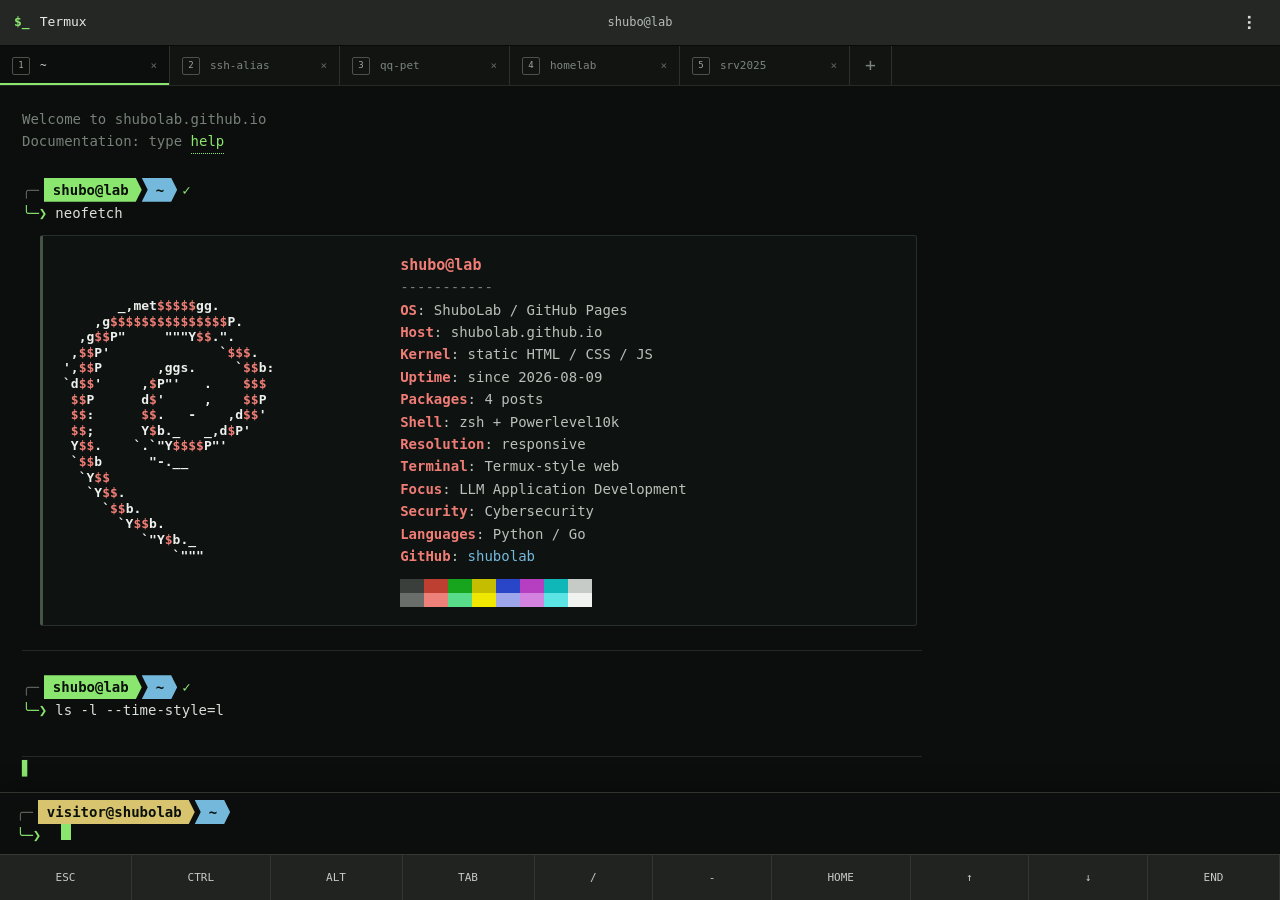
<file: index.html>
<!doctype html>
<html lang="zh-CN">
  <head>
    <meta charset="UTF-8" />
    <meta name="viewport" content="width=device-width, initial-scale=1.0" />
    <meta name="description" content="Shubo 的个人终端：LLM 应用开发、网络安全和真实的折腾记录。" />
    <meta name="theme-color" content="#101311" />
    <title>shubo@lab:~</title>
    <link rel="stylesheet" href="/styles.css" />
  </head>
  <body>
    <main class="termux-app">
      <header class="termux-header">
        <div class="termux-brand"><span aria-hidden="true">$_</span><strong>Termux</strong></div>
        <div class="termux-host">shubo@lab</div>
        <button class="termux-menu" type="button" aria-label="菜单">⋮</button>
      </header>

      <nav class="session-strip" aria-label="终端会话">
        <a class="session active" href="/"><span>1</span><strong>~</strong><i>×</i></a>
        <a class="session" href="/posts/ssh-alias-codex-routing/"><span>2</span><strong>ssh-alias</strong><i>×</i></a>
        <a class="session" href="/posts/qq-pet-codex/"><span>3</span><strong>qq-pet</strong><i>×</i></a>
        <a class="session" href="/posts/homelab-j1900/"><span>4</span><strong>homelab</strong><i>×</i></a>
        <a class="session" href="/posts/server-2025-wsl2-boot/"><span>5</span><strong>srv2025</strong><i>×</i></a>
        <button class="new-session" type="button" title="全部文章" aria-label="查看全部文章">+</button>
      </nav>

      <div class="terminal-buffer" id="terminal-buffer">
        <div id="boot-transcript">
          <p class="system-line">Welcome to shubolab.github.io</p>
          <p class="system-line">Documentation: type <button class="inline-command" data-command="help">help</button></p>

          <div class="terminal-entry neofetch-entry">
            <div class="p10k-prompt">
              <div class="p10k-context"><span class="prompt-rail">╭─</span><span class="prompt-segment host">shubo@lab</span><span class="prompt-segment path">~</span><span class="prompt-ok">✓</span></div>
              <div class="p10k-command"><span>╰─❯</span><code>neofetch</code></div>
            </div>
            <div class="output neofetch-output">
              <pre class="ascii-logo" aria-hidden="true">       _,met<span>$$$$$</span>gg.
    ,g<span>$$$$$$$$$$$$$$$</span>P.
  ,g<span>$$</span>P"     """Y<span>$$</span>.".
 ,<span>$$</span>P'              `<span>$$$</span>.
',<span>$$</span>P       ,ggs.     `<span>$$</span>b:
`d<span>$$</span>'     ,<span>$</span>P"'   .    <span>$$$</span>
 <span>$$</span>P      d<span>$</span>'     ,    <span>$$</span>P
 <span>$$</span>:      <span>$$</span>.   -    ,d<span>$$</span>'
 <span>$$</span>;      Y<span>$</span>b._   _,d<span>$</span>P'
 Y<span>$$</span>.    `.`"Y<span>$$$$</span>P"'
 `<span>$$</span>b      "-.__
  `Y<span>$$</span>
   `Y<span>$$</span>.
     `<span>$$</span>b.
       `Y<span>$$</span>b.
          `"Y<span>$</span>b._
              `"""</pre>
              <div class="fetch-info">
                <h1>shubo@lab</h1>
                <p class="fetch-rule">-----------</p>
                <p><b>OS</b>: ShuboLab / GitHub Pages</p>
                <p><b>Host</b>: shubolab.github.io</p>
                <p><b>Kernel</b>: static HTML / CSS / JS</p>
                <p><b>Uptime</b>: since 2026-08-09</p>
                <p><b>Packages</b>: 4 posts</p>
                <p><b>Shell</b>: zsh + Powerlevel10k</p>
                <p><b>Resolution</b>: responsive</p>
                <p><b>Terminal</b>: Termux-style web</p>
                <p><b>Focus</b>: LLM Application Development</p>
                <p><b>Security</b>: Cybersecurity</p>
                <p><b>Languages</b>: Python / Go</p>
                <p><b>GitHub</b>: <a href="https://github.com/shubolab" target="_blank" rel="noreferrer">shubolab</a></p>
                <div class="fetch-colors" aria-label="主题颜色"><i></i><i></i><i></i><i></i><i></i><i></i><i></i><i></i><i></i><i></i><i></i><i></i><i></i><i></i><i></i><i></i></div>
              </div>
            </div>
          </div>

          <div class="terminal-entry" id="posts">
            <div class="p10k-prompt">
              <div class="p10k-context"><span class="prompt-rail">╭─</span><span class="prompt-segment host">shubo@lab</span><span class="prompt-segment path">~</span><span class="prompt-ok">✓</span></div>
              <div class="p10k-command"><span>╰─❯</span><code>ls -l --time-style=long-iso posts/</code></div>
            </div>
            <div class="output file-list" role="list">
              <div class="file-line file-head" aria-hidden="true"><span>MODE</span><span>DATE</span><span>NAME</span></div>
              <a class="file-line" role="listitem" href="/posts/homelab-j1900/"><span>-rw-r--r--</span><time datetime="2026-09-27">2026-09-27</time><strong>homelab-j1900.md</strong></a>
              <a class="file-line" role="listitem" href="/posts/server-2025-wsl2-boot/"><span>-rw-r--r--</span><time datetime="2026-09-27">2026-09-27</time><strong>server-2025-wsl2-boot.md</strong></a>
              <a class="file-line" role="listitem" href="/posts/ssh-alias-codex-routing/"><span>-rw-r--r--</span><time datetime="2026-08-09">2026-08-09</time><strong>ssh-alias-codex-routing.md</strong></a>
              <a class="file-line" role="listitem" href="/posts/qq-pet-codex/"><span>-rw-r--r--</span><time datetime="2026-08-09">2026-08-09</time><strong>qq-pet-codex.md</strong></a>
              <p>total 4</p>
            </div>
          </div>

          <div class="terminal-entry" id="profile">
            <div class="p10k-prompt">
              <div class="p10k-context"><span class="prompt-rail">╭─</span><span class="prompt-segment host">shubo@lab</span><span class="prompt-segment path">~</span><span class="prompt-ok">✓</span></div>
              <div class="p10k-command"><span>╰─❯</span><code>gh repo view shubolab/shubolab</code></div>
            </div>
            <div class="output gh-output">
              <p><strong>shubolab/shubolab</strong> <span>public</span></p>
              <p>Hi there, I'm Shubo.</p>
              <p>Currently working on:</p>
              <p>  • LLM Application Development</p>
              <p>  • Cybersecurity</p>
              <p>Recent languages: Python, Go</p>
              <a href="https://github.com/shubolab/shubolab" target="_blank" rel="noreferrer">View on GitHub: github.com/shubolab/shubolab</a>
            </div>
          </div>

          <div class="terminal-entry" id="contact">
            <div class="p10k-prompt">
              <div class="p10k-context"><span class="prompt-rail">╭─</span><span class="prompt-segment host">shubo@lab</span><span class="prompt-segment path">~</span><span class="prompt-ok">✓</span></div>
              <div class="p10k-command"><span>╰─❯</span><code>cat contact.txt</code></div>
            </div>
            <pre class="output contact-lines">EMAIL   <a href="mailto:wsb814183583@gmail.com">wsb814183583@gmail.com</a>
WECHAT  i814183583
GITHUB  <a href="https://github.com/shubolab" target="_blank" rel="noreferrer">github.com/shubolab</a></pre>
          </div>
        </div>

        <div id="cli-output" aria-live="polite"></div>

        <form id="cli-form" class="p10k-input" autocomplete="off">
          <div class="p10k-context"><span class="prompt-rail">╭─</span><span class="prompt-segment host visitor">visitor@shubolab</span><span class="prompt-segment path">~</span></div>
          <div class="p10k-command"><label for="cli-input">╰─❯</label><input id="cli-input" name="command" spellcheck="false" autocapitalize="off" aria-label="输入终端命令" /><span class="terminal-cursor" aria-hidden="true"></span></div>
        </form>
      </div>

      <div class="extra-keys" aria-label="Termux 扩展键">
        <button type="button" data-key-action="escape">ESC</button>
        <button type="button" data-key-action="control">CTRL</button>
        <button type="button" data-key-action="alt">ALT</button>
        <button type="button" data-key-action="tab">TAB</button>
        <button type="button" data-insert="/">/</button>
        <button type="button" data-insert="-">-</button>
        <button type="button" data-key-action="home">HOME</button>
        <button type="button" data-key-action="up">↑</button>
        <button type="button" data-key-action="down">↓</button>
        <button type="button" data-key-action="end">END</button>
      </div>
    </main>
    <script src="/script.js"></script>
  </body>
</html>
</file>
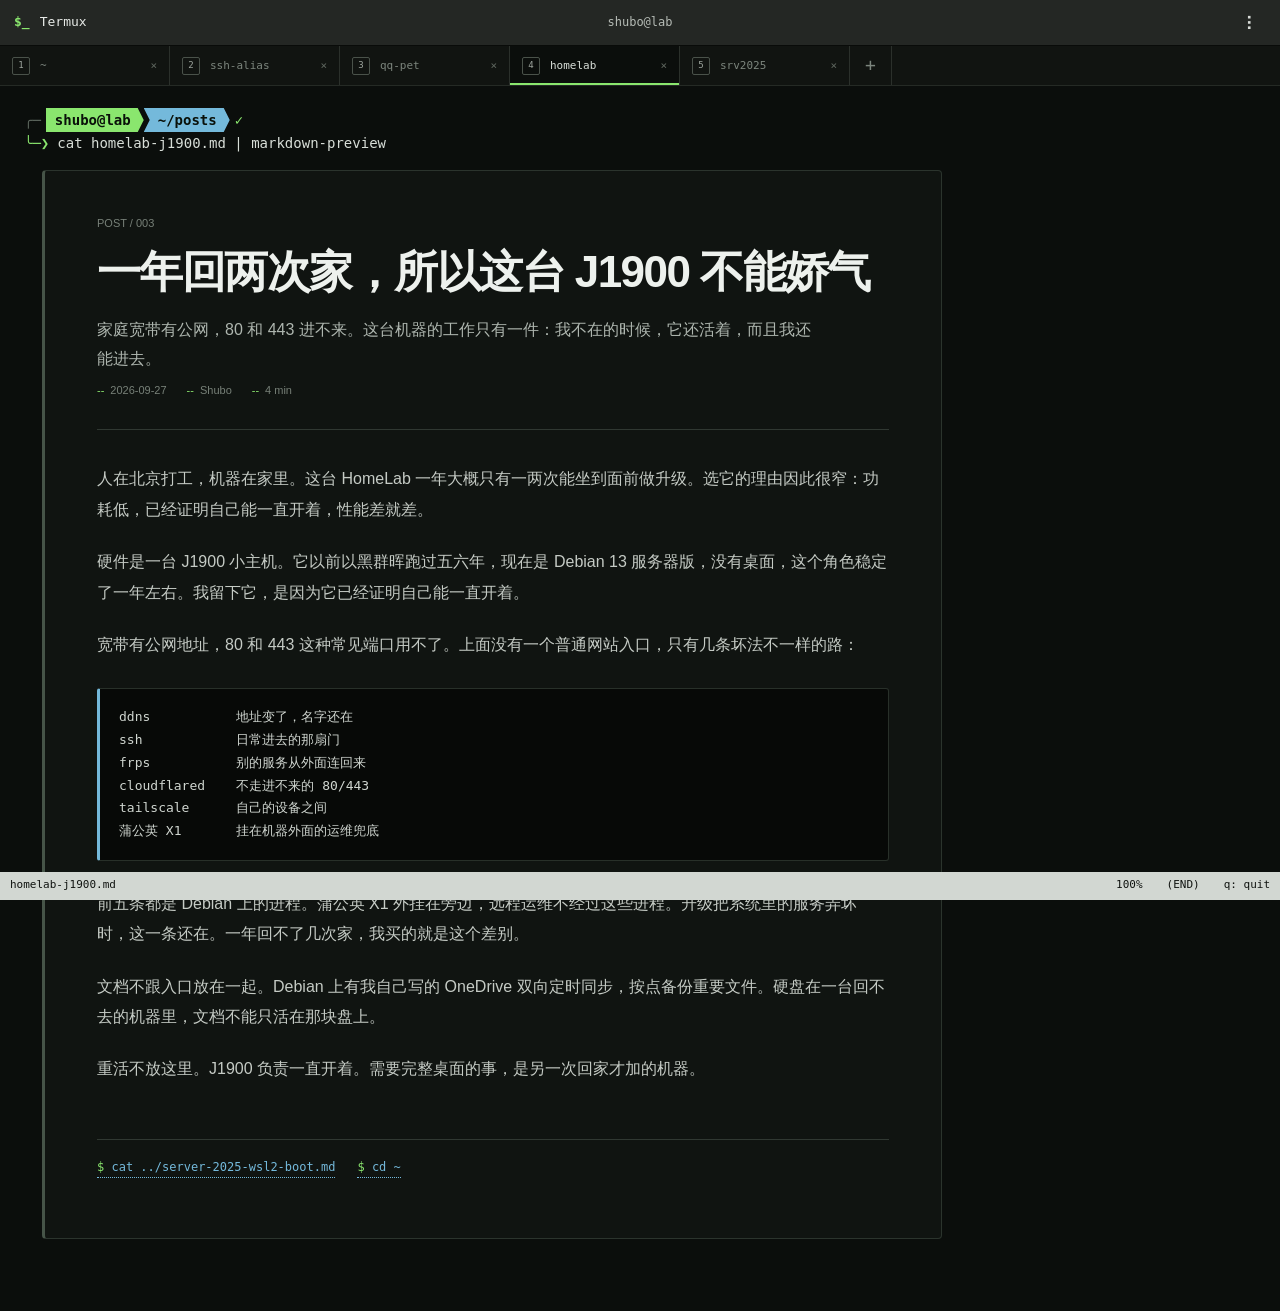
<file: posts/homelab-j1900/index.html>
<!doctype html>
<html lang="zh-CN">
  <head>
    <meta charset="UTF-8" />
    <meta name="viewport" content="width=device-width, initial-scale=1.0" />
    <meta name="description" content="一台很少能回家维护的 J1900：Debian 13 无桌面，公网进不了 80 和 443，入口按会不会一起坏来留。" />
    <meta name="theme-color" content="#080b09" />
    <title>一年回两次家，所以这台 J1900 不能娇气 — Shubo</title>
    <link rel="stylesheet" href="/styles.css" />
  </head>
  <body>
    <main class="terminal-window post-window">
      <header class="termux-header">
        <div class="termux-brand"><span aria-hidden="true">$_</span><strong>Termux</strong></div>
        <div class="termux-host">shubo@lab</div>
        <button class="termux-menu" type="button" aria-label="菜单">⋮</button>
      </header>
      <nav class="session-strip" aria-label="终端会话">
        <a class="session" href="/"><span>1</span><strong>~</strong><i>×</i></a>
        <a class="session" href="/posts/ssh-alias-codex-routing/"><span>2</span><strong>ssh-alias</strong><i>×</i></a>
        <a class="session" href="/posts/qq-pet-codex/"><span>3</span><strong>qq-pet</strong><i>×</i></a>
        <a class="session active" href="/posts/homelab-j1900/"><span>4</span><strong>homelab</strong><i>×</i></a>
        <a class="session" href="/posts/server-2025-wsl2-boot/"><span>5</span><strong>srv2025</strong><i>×</i></a>
        <a class="new-session" href="/#posts" title="全部文章" aria-label="查看全部文章">+</a>
      </nav>

      <div class="terminal-screen post-screen">
        <nav class="command-nav" aria-label="主导航">
          <span class="prompt">shubo@lab:~/posts$</span>
          <a href="/">cd ~</a>
          <a href="/#posts">ls ../posts/</a>
        </nav>

        <div class="p10k-prompt post-command">
          <div class="p10k-context"><span class="prompt-rail">╭─</span><span class="prompt-segment host">shubo@lab</span><span class="prompt-segment path">~/posts</span><span class="prompt-ok">✓</span></div>
          <div class="p10k-command"><span>╰─❯</span><code>cat homelab-j1900.md | markdown-preview</code></div>
        </div>

        <article class="markdown-preview">
          <header class="post-header">
            <div class="post-label">POST / 003</div>
            <h1>一年回两次家，所以这台 J1900 不能娇气</h1>
            <p class="post-deck">家庭宽带有公网，80 和 443 进不来。这台机器的工作只有一件：我不在的时候，它还活着，而且我还能进去。</p>
            <div class="post-meta"><span>2026-09-27</span><span>Shubo</span><span>4 min</span></div>
          </header>

          <div class="post-content">
            <p>人在北京打工，机器在家里。这台 HomeLab 一年大概只有一两次能坐到面前做升级。选它的理由因此很窄：功耗低，已经证明自己能一直开着，性能差就差。</p>

            <p>硬件是一台 J1900 小主机。它以前以黑群晖跑过五六年，现在是 Debian 13 服务器版，没有桌面，这个角色稳定了一年左右。我留下它，是因为它已经证明自己能一直开着。</p>

            <p>宽带有公网地址，80 和 443 这种常见端口用不了。上面没有一个普通网站入口，只有几条坏法不一样的路：</p>

            <pre>ddns           地址变了，名字还在
ssh            日常进去的那扇门
frps           别的服务从外面连回来
cloudflared    不走进不来的 80/443
tailscale      自己的设备之间
蒲公英 X1       挂在机器外面的运维兜底</pre>

            <p>前五条都是 Debian 上的进程。蒲公英 X1 外挂在旁边，远程运维不经过这些进程。升级把系统里的服务弄坏时，这一条还在。一年回不了几次家，我买的就是这个差别。</p>

            <p>文档不跟入口放在一起。Debian 上有我自己写的 OneDrive 双向定时同步，按点备份重要文件。硬盘在一台回不去的机器里，文档不能只活在那块盘上。</p>

            <p>重活不放这里。J1900 负责一直开着。需要完整桌面的事，是另一次回家才加的机器。</p>

            <div class="post-end">
              <a href="/posts/server-2025-wsl2-boot/">cat ../server-2025-wsl2-boot.md</a>
              <a href="/">cd ~</a>
            </div>
          </div>
        </article>
      </div>

      <footer class="terminal-footer"><span>homelab-j1900.md</span><span>100%</span><span>(END)</span><a href="/">q: quit</a></footer>
    </main>
    <script>
      const active = document.querySelector(".session.active");
      const strip = active?.parentElement;
      if (active && strip) {
        const right = active.offsetLeft + active.offsetWidth;
        const target = Math.min(active.offsetLeft, Math.max(0, right - strip.clientWidth + 12));
        strip.scrollTo({ left: target });
      }
    </script>
  </body>
</html>
</file>
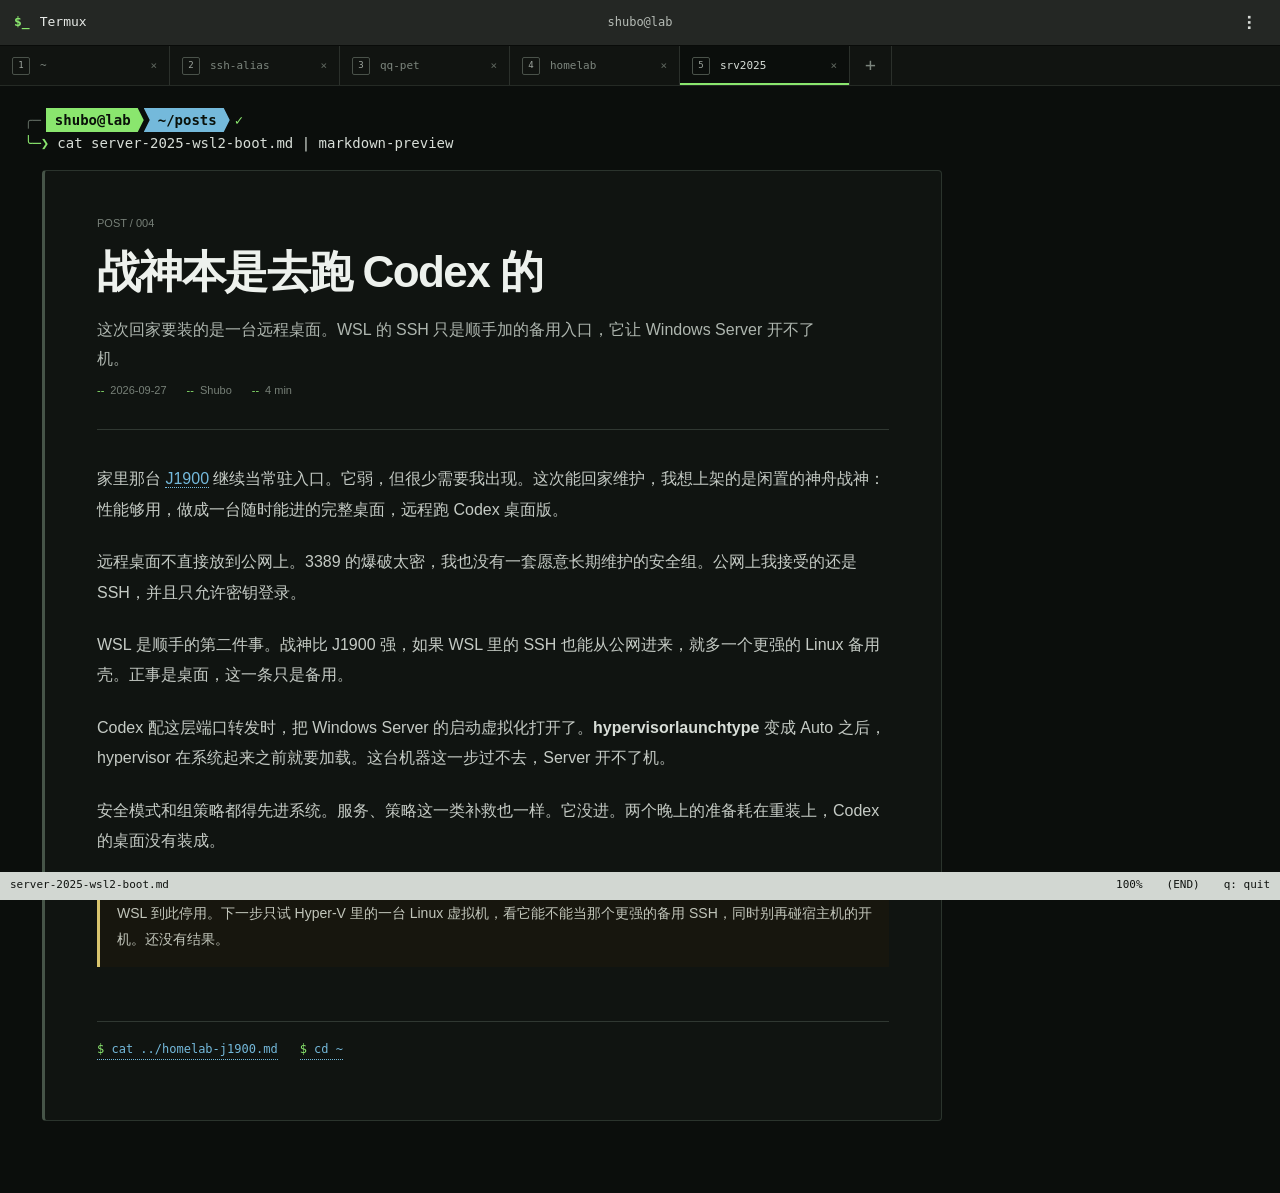
<file: posts/server-2025-wsl2-boot/index.html>
<!doctype html>
<html lang="zh-CN">
  <head>
    <meta charset="UTF-8" />
    <meta name="viewport" content="width=device-width, initial-scale=1.0" />
    <meta name="description" content="回家是为了把闲置的神舟战神做成 Codex 远程桌面。顺手暴露 WSL 的 SSH 时，端口转发让 Windows Server 开不了机。" />
    <meta name="theme-color" content="#080b09" />
    <title>战神本是去跑 Codex 的 — Shubo</title>
    <link rel="stylesheet" href="/styles.css" />
  </head>
  <body>
    <main class="terminal-window post-window">
      <header class="termux-header">
        <div class="termux-brand"><span aria-hidden="true">$_</span><strong>Termux</strong></div>
        <div class="termux-host">shubo@lab</div>
        <button class="termux-menu" type="button" aria-label="菜单">⋮</button>
      </header>
      <nav class="session-strip" aria-label="终端会话">
        <a class="session" href="/"><span>1</span><strong>~</strong><i>×</i></a>
        <a class="session" href="/posts/ssh-alias-codex-routing/"><span>2</span><strong>ssh-alias</strong><i>×</i></a>
        <a class="session" href="/posts/qq-pet-codex/"><span>3</span><strong>qq-pet</strong><i>×</i></a>
        <a class="session" href="/posts/homelab-j1900/"><span>4</span><strong>homelab</strong><i>×</i></a>
        <a class="session active" href="/posts/server-2025-wsl2-boot/"><span>5</span><strong>srv2025</strong><i>×</i></a>
        <a class="new-session" href="/#posts" title="全部文章" aria-label="查看全部文章">+</a>
      </nav>

      <div class="terminal-screen post-screen">
        <nav class="command-nav" aria-label="主导航">
          <span class="prompt">shubo@lab:~/posts$</span>
          <a href="/">cd ~</a>
          <a href="/#posts">ls ../posts/</a>
        </nav>

        <div class="p10k-prompt post-command">
          <div class="p10k-context"><span class="prompt-rail">╭─</span><span class="prompt-segment host">shubo@lab</span><span class="prompt-segment path">~/posts</span><span class="prompt-ok">✓</span></div>
          <div class="p10k-command"><span>╰─❯</span><code>cat server-2025-wsl2-boot.md | markdown-preview</code></div>
        </div>

        <article class="markdown-preview">
          <header class="post-header">
            <div class="post-label">POST / 004</div>
            <h1>战神本是去跑 Codex 的</h1>
            <p class="post-deck">这次回家要装的是一台远程桌面。WSL 的 SSH 只是顺手加的备用入口，它让 Windows Server 开不了机。</p>
            <div class="post-meta"><span>2026-09-27</span><span>Shubo</span><span>4 min</span></div>
          </header>

          <div class="post-content">
            <p>家里那台 <a href="/posts/homelab-j1900/">J1900</a> 继续当常驻入口。它弱，但很少需要我出现。这次能回家维护，我想上架的是闲置的神舟战神：性能够用，做成一台随时能进的完整桌面，远程跑 Codex 桌面版。</p>

            <p>远程桌面不直接放到公网上。3389 的爆破太密，我也没有一套愿意长期维护的安全组。公网上我接受的还是 SSH，并且只允许密钥登录。</p>

            <p>WSL 是顺手的第二件事。战神比 J1900 强，如果 WSL 里的 SSH 也能从公网进来，就多一个更强的 Linux 备用壳。正事是桌面，这一条只是备用。</p>

            <p>Codex 配这层端口转发时，把 Windows Server 的启动虚拟化打开了。<strong>hypervisorlaunchtype</strong> 变成 Auto 之后，hypervisor 在系统起来之前就要加载。这台机器这一步过不去，Server 开不了机。</p>

            <p>安全模式和组策略都得先进系统。服务、策略这一类补救也一样。它没进。两个晚上的准备耗在重装上，Codex 的桌面没有装成。</p>

            <div class="post-note">WSL 到此停用。下一步只试 Hyper-V 里的一台 Linux 虚拟机，看它能不能当那个更强的备用 SSH，同时别再碰宿主机的开机。还没有结果。</div>

            <div class="post-end">
              <a href="/posts/homelab-j1900/">cat ../homelab-j1900.md</a>
              <a href="/">cd ~</a>
            </div>
          </div>
        </article>
      </div>

      <footer class="terminal-footer"><span>server-2025-wsl2-boot.md</span><span>100%</span><span>(END)</span><a href="/">q: quit</a></footer>
    </main>
    <script>
      const active = document.querySelector(".session.active");
      const strip = active?.parentElement;
      if (active && strip) {
        const right = active.offsetLeft + active.offsetWidth;
        const target = Math.min(active.offsetLeft, Math.max(0, right - strip.clientWidth + 12));
        strip.scrollTo({ left: target });
      }
    </script>
  </body>
</html>
</file>
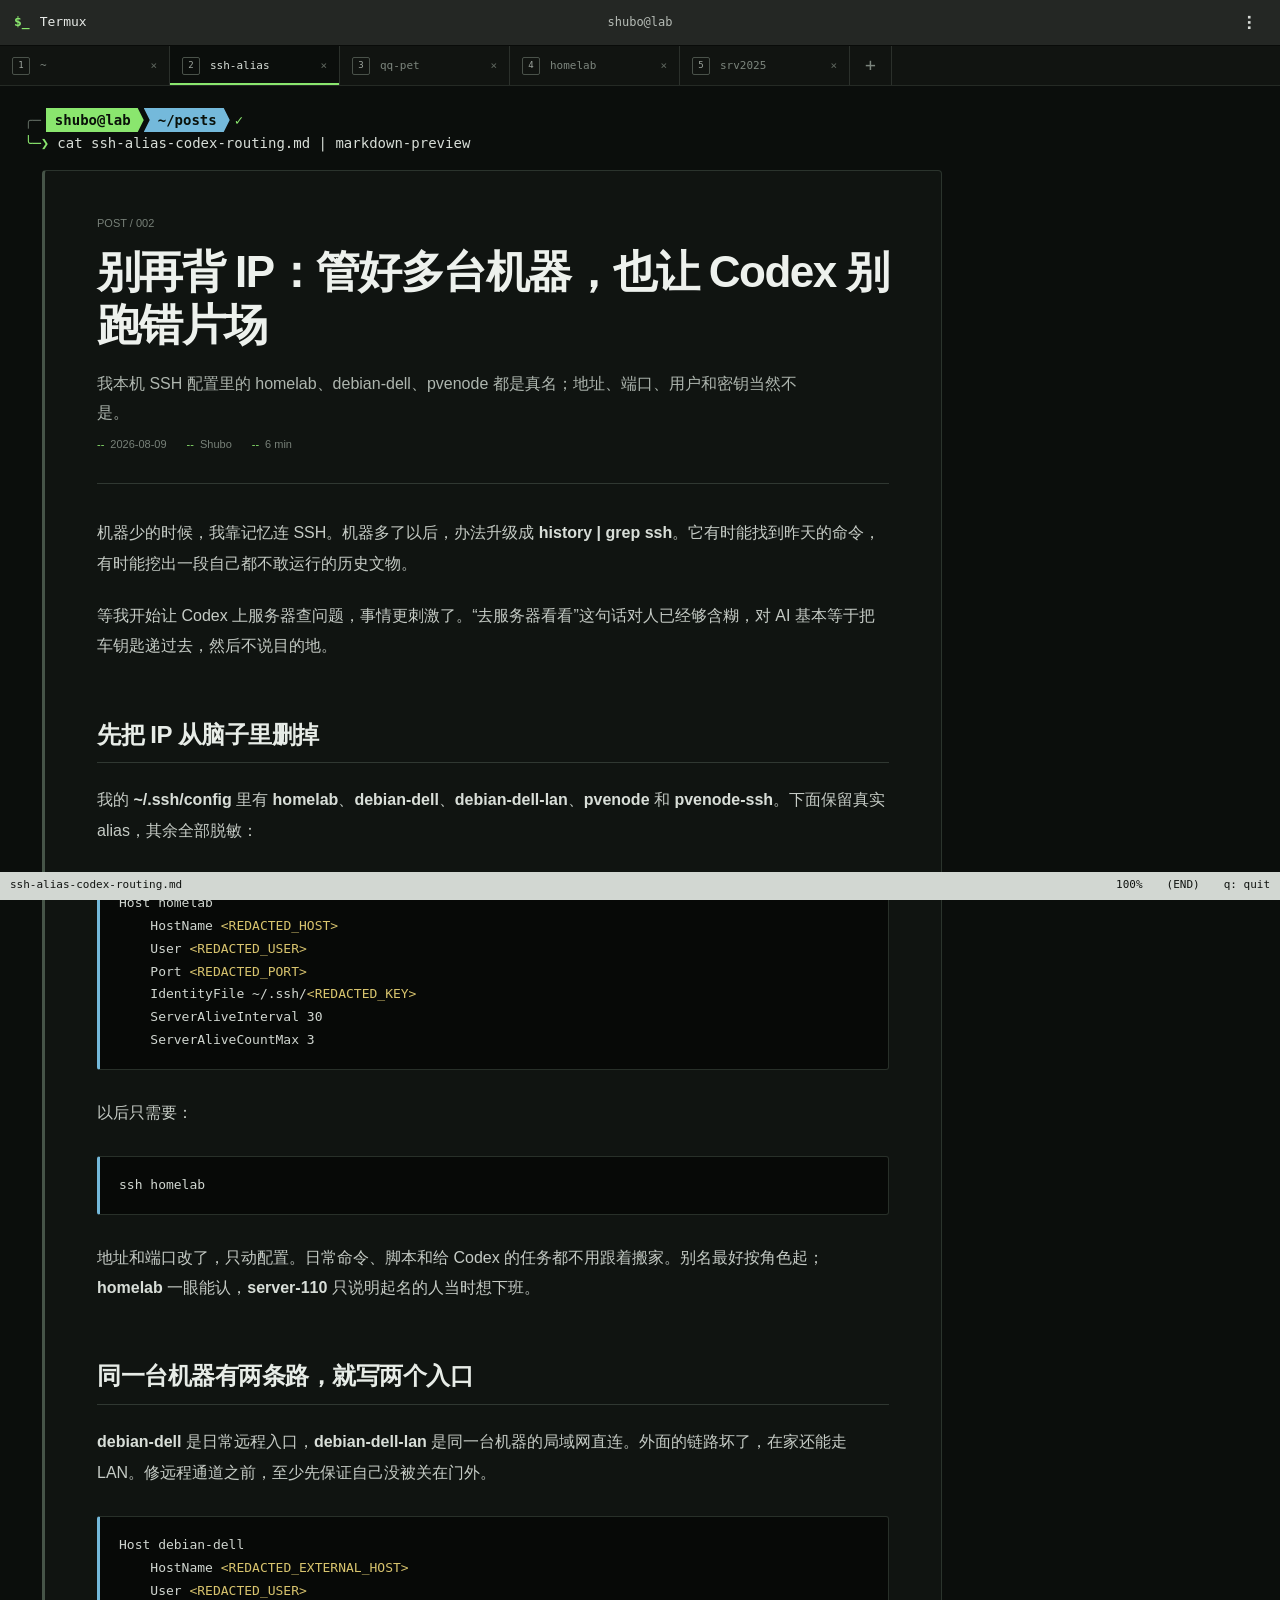
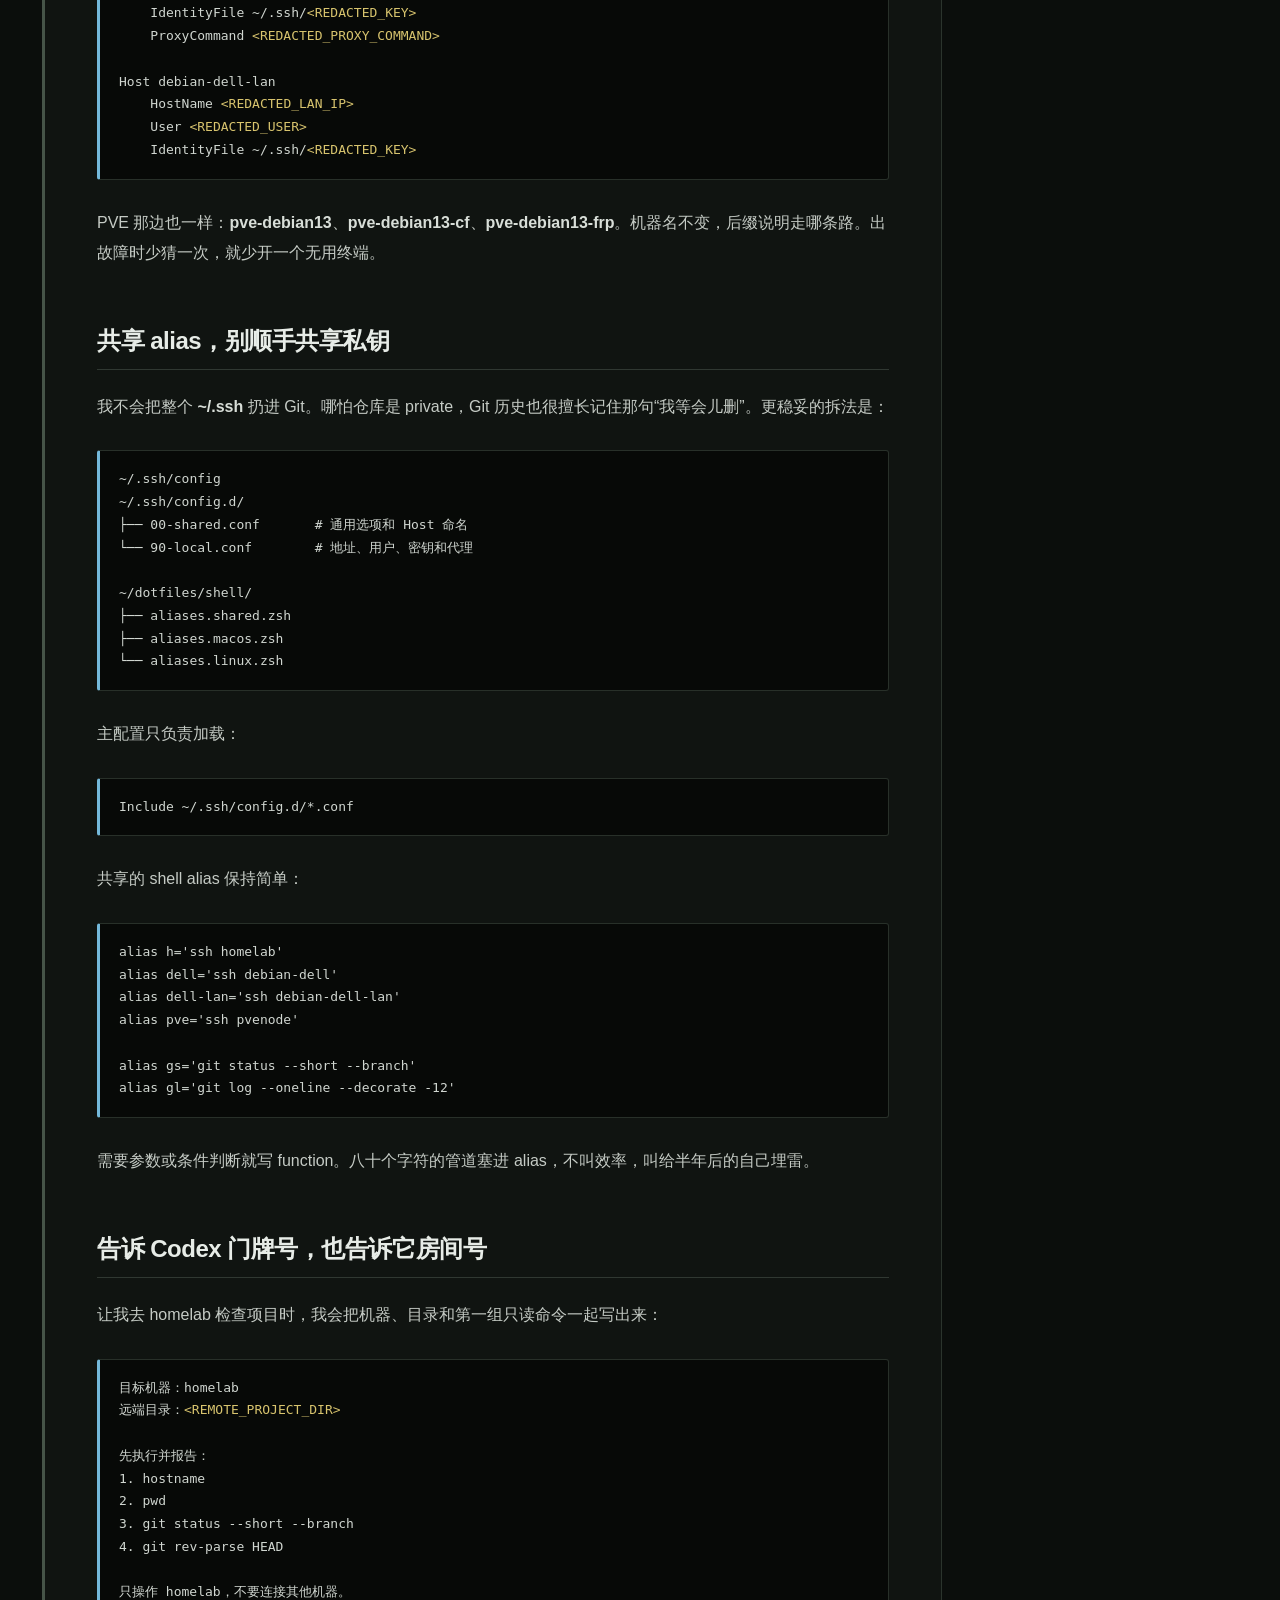
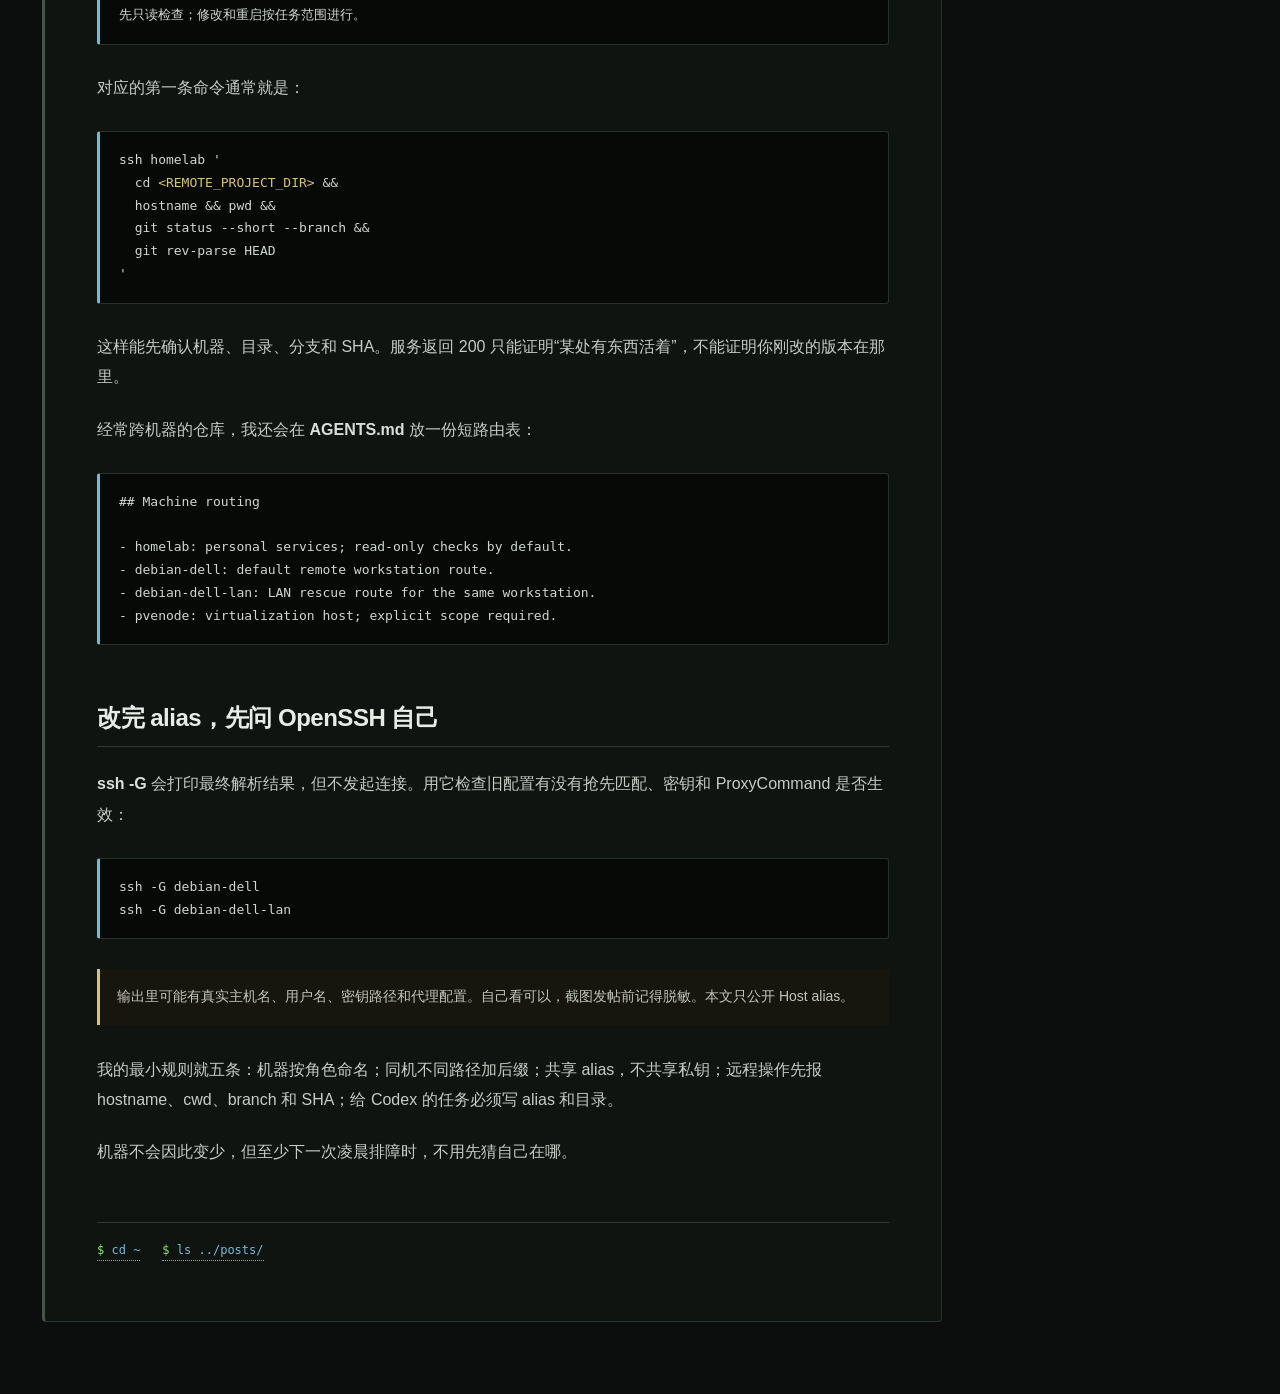
<file: posts/ssh-alias-codex-routing/index.html>
<!doctype html>
<html lang="zh-CN">
  <head>
    <meta charset="UTF-8" />
    <meta name="viewport" content="width=device-width, initial-scale=1.0" />
    <meta name="description" content="用 SSH Host alias、共享 shell 配置和明确的任务路由，让人和 Codex 都不会连错机器。" />
    <meta name="theme-color" content="#080b09" />
    <title>别再背 IP：用 SSH Alias 管好多台机器 — Shubo</title>
    <link rel="stylesheet" href="/styles.css" />
  </head>
  <body>
    <main class="terminal-window post-window">
      <header class="termux-header">
        <div class="termux-brand"><span aria-hidden="true">$_</span><strong>Termux</strong></div>
        <div class="termux-host">shubo@lab</div>
        <button class="termux-menu" type="button" aria-label="菜单">⋮</button>
      </header>
      <nav class="session-strip" aria-label="终端会话">
        <a class="session" href="/"><span>1</span><strong>~</strong><i>×</i></a>
        <a class="session active" href="/posts/ssh-alias-codex-routing/"><span>2</span><strong>ssh-alias</strong><i>×</i></a>
        <a class="session" href="/posts/qq-pet-codex/"><span>3</span><strong>qq-pet</strong><i>×</i></a>
        <a class="session" href="/posts/homelab-j1900/"><span>4</span><strong>homelab</strong><i>×</i></a>
        <a class="session" href="/posts/server-2025-wsl2-boot/"><span>5</span><strong>srv2025</strong><i>×</i></a>
        <a class="new-session" href="/#posts" title="全部文章" aria-label="查看全部文章">+</a>
      </nav>

      <div class="terminal-screen post-screen">
        <nav class="command-nav" aria-label="主导航">
          <span class="prompt">shubo@lab:~/posts$</span>
          <a href="/">cd ~</a>
          <a href="/#posts">ls ../posts/</a>
          <a href="https://github.com/shubolab" target="_blank" rel="noreferrer">git remote -v ↗</a>
        </nav>

        <div class="p10k-prompt post-command">
          <div class="p10k-context"><span class="prompt-rail">╭─</span><span class="prompt-segment host">shubo@lab</span><span class="prompt-segment path">~/posts</span><span class="prompt-ok">✓</span></div>
          <div class="p10k-command"><span>╰─❯</span><code>cat ssh-alias-codex-routing.md | markdown-preview</code></div>
        </div>

        <article class="markdown-preview">
          <header class="post-header">
            <div class="post-label">POST / 002</div>
            <h1>别再背 IP：管好多台机器，也让 Codex 别跑错片场</h1>
            <p class="post-deck">我本机 SSH 配置里的 homelab、debian-dell、pvenode 都是真名；地址、端口、用户和密钥当然不是。</p>
            <div class="post-meta"><span>2026-08-09</span><span>Shubo</span><span>6 min</span></div>
          </header>

          <div class="post-content">
            <p>机器少的时候，我靠记忆连 SSH。机器多了以后，办法升级成 <strong>history | grep ssh</strong>。它有时能找到昨天的命令，有时能挖出一段自己都不敢运行的历史文物。</p>

            <p>等我开始让 Codex 上服务器查问题，事情更刺激了。“去服务器看看”这句话对人已经够含糊，对 AI 基本等于把车钥匙递过去，然后不说目的地。</p>

            <h2>先把 IP 从脑子里删掉</h2>

            <p>我的 <strong>~/.ssh/config</strong> 里有 <strong>homelab</strong>、<strong>debian-dell</strong>、<strong>debian-dell-lan</strong>、<strong>pvenode</strong> 和 <strong>pvenode-ssh</strong>。下面保留真实 alias，其余全部脱敏：</p>

            <pre>Host homelab
    HostName <span class="redacted">&lt;REDACTED_HOST&gt;</span>
    User <span class="redacted">&lt;REDACTED_USER&gt;</span>
    Port <span class="redacted">&lt;REDACTED_PORT&gt;</span>
    IdentityFile ~/.ssh/<span class="redacted">&lt;REDACTED_KEY&gt;</span>
    ServerAliveInterval 30
    ServerAliveCountMax 3</pre>

            <p>以后只需要：</p>

            <pre>ssh homelab</pre>

            <p>地址和端口改了，只动配置。日常命令、脚本和给 Codex 的任务都不用跟着搬家。别名最好按角色起；<strong>homelab</strong> 一眼能认，<strong>server-110</strong> 只说明起名的人当时想下班。</p>

            <h2>同一台机器有两条路，就写两个入口</h2>

            <p><strong>debian-dell</strong> 是日常远程入口，<strong>debian-dell-lan</strong> 是同一台机器的局域网直连。外面的链路坏了，在家还能走 LAN。修远程通道之前，至少先保证自己没被关在门外。</p>

            <pre>Host debian-dell
    HostName <span class="redacted">&lt;REDACTED_EXTERNAL_HOST&gt;</span>
    User <span class="redacted">&lt;REDACTED_USER&gt;</span>
    IdentityFile ~/.ssh/<span class="redacted">&lt;REDACTED_KEY&gt;</span>
    ProxyCommand <span class="redacted">&lt;REDACTED_PROXY_COMMAND&gt;</span>

Host debian-dell-lan
    HostName <span class="redacted">&lt;REDACTED_LAN_IP&gt;</span>
    User <span class="redacted">&lt;REDACTED_USER&gt;</span>
    IdentityFile ~/.ssh/<span class="redacted">&lt;REDACTED_KEY&gt;</span></pre>

            <p>PVE 那边也一样：<strong>pve-debian13</strong>、<strong>pve-debian13-cf</strong>、<strong>pve-debian13-frp</strong>。机器名不变，后缀说明走哪条路。出故障时少猜一次，就少开一个无用终端。</p>

            <h2>共享 alias，别顺手共享私钥</h2>

            <p>我不会把整个 <strong>~/.ssh</strong> 扔进 Git。哪怕仓库是 private，Git 历史也很擅长记住那句“我等会儿删”。更稳妥的拆法是：</p>

            <pre>~/.ssh/config
~/.ssh/config.d/
├── 00-shared.conf       # 通用选项和 Host 命名
└── 90-local.conf        # 地址、用户、密钥和代理

~/dotfiles/shell/
├── aliases.shared.zsh
├── aliases.macos.zsh
└── aliases.linux.zsh</pre>

            <p>主配置只负责加载：</p>

            <pre>Include ~/.ssh/config.d/*.conf</pre>

            <p>共享的 shell alias 保持简单：</p>

            <pre>alias h='ssh homelab'
alias dell='ssh debian-dell'
alias dell-lan='ssh debian-dell-lan'
alias pve='ssh pvenode'

alias gs='git status --short --branch'
alias gl='git log --oneline --decorate -12'</pre>

            <p>需要参数或条件判断就写 function。八十个字符的管道塞进 alias，不叫效率，叫给半年后的自己埋雷。</p>

            <h2>告诉 Codex 门牌号，也告诉它房间号</h2>

            <p>让我去 homelab 检查项目时，我会把机器、目录和第一组只读命令一起写出来：</p>

            <pre>目标机器：homelab
远端目录：<span class="redacted">&lt;REMOTE_PROJECT_DIR&gt;</span>

先执行并报告：
1. hostname
2. pwd
3. git status --short --branch
4. git rev-parse HEAD

只操作 homelab，不要连接其他机器。
先只读检查；修改和重启按任务范围进行。</pre>

            <p>对应的第一条命令通常就是：</p>

            <pre>ssh homelab '
  cd <span class="redacted">&lt;REMOTE_PROJECT_DIR&gt;</span> &&
  hostname && pwd &&
  git status --short --branch &&
  git rev-parse HEAD
'</pre>

            <p>这样能先确认机器、目录、分支和 SHA。服务返回 200 只能证明“某处有东西活着”，不能证明你刚改的版本在那里。</p>

            <p>经常跨机器的仓库，我还会在 <strong>AGENTS.md</strong> 放一份短路由表：</p>

            <pre>## Machine routing

- homelab: personal services; read-only checks by default.
- debian-dell: default remote workstation route.
- debian-dell-lan: LAN rescue route for the same workstation.
- pvenode: virtualization host; explicit scope required.</pre>

            <h2>改完 alias，先问 OpenSSH 自己</h2>

            <p><strong>ssh -G</strong> 会打印最终解析结果，但不发起连接。用它检查旧配置有没有抢先匹配、密钥和 ProxyCommand 是否生效：</p>

            <pre>ssh -G debian-dell
ssh -G debian-dell-lan</pre>

            <div class="post-note">输出里可能有真实主机名、用户名、密钥路径和代理配置。自己看可以，截图发帖前记得脱敏。本文只公开 Host alias。</div>

            <p>我的最小规则就五条：机器按角色命名；同机不同路径加后缀；共享 alias，不共享私钥；远程操作先报 hostname、cwd、branch 和 SHA；给 Codex 的任务必须写 alias 和目录。</p>

            <p>机器不会因此变少，但至少下一次凌晨排障时，不用先猜自己在哪。</p>

            <div class="post-end">
              <a href="/">cd ~</a>
              <a href="/#posts">ls ../posts/</a>
            </div>
          </div>
        </article>
      </div>

      <footer class="terminal-footer"><span>ssh-alias-codex-routing.md</span><span>100%</span><span>(END)</span><a href="/">q: quit</a></footer>
    </main>
    <script>
      const active = document.querySelector(".session.active");
      const strip = active?.parentElement;
      if (active && strip) {
        const right = active.offsetLeft + active.offsetWidth;
        const target = Math.min(active.offsetLeft, Math.max(0, right - strip.clientWidth + 12));
        strip.scrollTo({ left: target });
      }
    </script>
  </body>
</html>
</file>
<file: styles.css>
:root {
  --bg: #0b0e0c;
  --bar: #242724;
  --tab: #171a18;
  --tab-active: #0b0e0c;
  --fg: #d8ded8;
  --muted: #778078;
  --green: #8ae66e;
  --blue: #74b9db;
  --yellow: #d8c46e;
  --red: #e17070;
  --line: #303530;
  --mono: "SFMono-Regular", "Cascadia Mono", "Roboto Mono", "DejaVu Sans Mono", Consolas, "PingFang SC", "Microsoft YaHei", monospace;
  --sans: Inter, -apple-system, BlinkMacSystemFont, "Segoe UI", "PingFang SC", "Microsoft YaHei", sans-serif;
}

* { box-sizing: border-box; }
html { background: var(--bg); }
body { min-height: 100vh; margin: 0; background: var(--bg); color: var(--fg); font: 14px/1.6 var(--mono); -webkit-font-smoothing: antialiased; }
a { color: inherit; text-decoration: none; }
button, input { font: inherit; }

.termux-app,
.terminal-window { min-height: 100vh; background: var(--bg); }

.termux-header {
  position: sticky;
  top: 0;
  z-index: 10;
  display: grid;
  grid-template-columns: 1fr auto 1fr;
  align-items: center;
  height: 46px;
  padding: 0 14px;
  background: var(--bar);
  border-bottom: 1px solid #090b09;
  color: #e7eae7;
  user-select: none;
}
.termux-brand { display: flex; align-items: center; gap: 10px; font-size: 13px; }
.termux-brand > span { color: var(--green); font-weight: 700; }
.termux-brand strong { font-weight: 500; }
.termux-host { color: #b5bbb5; font-size: 12px; }
.termux-menu { justify-self: end; width: 34px; border: 0; background: transparent; color: #d8dcd8; cursor: pointer; font-size: 21px; }

.session-strip {
  position: sticky;
  top: 46px;
  z-index: 9;
  display: flex;
  height: 40px;
  overflow-x: auto;
  background: #111411;
  border-bottom: 1px solid #252a25;
  scrollbar-width: none;
}
.session-strip::-webkit-scrollbar { display: none; }
.session { display: flex; align-items: center; min-width: 170px; gap: 10px; padding: 0 12px; border-right: 1px solid #2b302b; color: #7c857d; font-size: 11px; white-space: nowrap; }
.session:hover { background: #191d19; color: #c5cbc5; }
.session.active { background: var(--tab-active); color: var(--fg); box-shadow: inset 0 -2px var(--green); }
.session span { display: grid; place-items: center; width: 18px; height: 18px; border: 1px solid #4a524a; border-radius: 2px; color: #9ea69f; font-size: 9px; }
.session strong { flex: 1; overflow: hidden; text-overflow: ellipsis; font-weight: 400; }
.session i { color: #606860; font-style: normal; }
.new-session { display: grid; place-items: center; flex: 0 0 42px; border: 0; border-right: 1px solid #2b302b; background: transparent; color: #7c857d; cursor: pointer; font-size: 18px; }
.new-session:hover { background: #191d19; color: var(--green); }

.terminal-buffer { width: min(112ch, 100%); min-height: calc(100vh - 132px); padding: 22px 22px 148px; }
.system-line { margin: 0; color: var(--muted); }
.inline-command { padding: 0; border: 0; border-bottom: 1px dotted var(--green); background: transparent; color: var(--green); cursor: pointer; }
.terminal-entry { margin-top: 24px; padding-bottom: 24px; border-bottom: 1px solid #232923; }
body.stream-active #boot-transcript .terminal-entry:not(.stream-visible) { display: none; }
body.stream-active #boot-transcript .output:not(.stream-output-visible) { display: none; }
body.stream-active:not(.stream-interrupted) #boot-transcript::after { content: "▋"; color: var(--green); animation: stream-caret .55s steps(1) infinite; }
.interrupt-line { margin: 12px 0 0; color: var(--red); }
@keyframes stream-caret { 50% { opacity: 0; } }
.p10k-prompt { margin-bottom: 9px; color: var(--fg); }
.p10k-context { display: flex; align-items: center; min-height: 24px; }
.prompt-rail { margin-right: 5px; color: #5c665d; }
.prompt-segment { position: relative; display: inline-block; margin-right: 5px; padding: 2px 13px 2px 9px; clip-path: polygon(0 0, calc(100% - 6px) 0, 100% 50%, calc(100% - 6px) 100%, 0 100%); color: #091009; font-weight: 700; line-height: 20px; }
.prompt-segment.host { background: var(--green); }
.prompt-segment.host.visitor { background: var(--yellow); }
.prompt-segment.path { margin-left: -5px; padding-left: 14px; background: var(--blue); clip-path: polygon(0 0, calc(100% - 6px) 0, 100% 50%, calc(100% - 6px) 100%, 0 100%, 6px 50%); }
.prompt-ok { color: var(--green); font-weight: 700; }
.p10k-command { display: flex; align-items: baseline; gap: 8px; min-height: 24px; }
.p10k-command > span, .p10k-command > label { color: var(--green); font-weight: 700; }
.p10k-command code { color: var(--fg); font: inherit; }
.output { margin: 0 0 0 18px; padding: 12px 14px; background: #0e1210; border: 1px solid #273028; border-left: 3px solid #465448; border-radius: 3px; color: #b8c0b9; }

.neofetch-output { display: grid; grid-template-columns: 35ch 1fr; gap: 5ch; width: min(104ch, calc(100% - 18px)); padding: 18px 20px; }
.ascii-logo { align-self: center; margin: 0; color: #edf0ed; font: 700 13px/1.2 var(--mono); }
.ascii-logo span { color: #ef7d76; }
.fetch-info h1 { margin: 0; color: #ef7d76; font: 700 15px/1.5 var(--mono); }
.fetch-info p { margin: 0; }
.fetch-info b { color: #ef7d76; font-weight: 700; }
.fetch-info a { color: var(--blue); }
.fetch-rule { color: var(--muted); }
.fetch-colors { display: grid; grid-template-columns: repeat(8, 24px); width: max-content; margin-top: 12px; }
.fetch-colors i { width: 24px; height: 14px; background: #3b3f3c; }
.fetch-colors i:nth-child(2) { background: #bd3f32; }
.fetch-colors i:nth-child(3) { background: #16a51d; }
.fetch-colors i:nth-child(4) { background: #c5bd00; }
.fetch-colors i:nth-child(5) { background: #2846c7; }
.fetch-colors i:nth-child(6) { background: #b53fc0; }
.fetch-colors i:nth-child(7) { background: #10b7b8; }
.fetch-colors i:nth-child(8) { background: #c7cbc7; }
.fetch-colors i:nth-child(9) { background: #696e6a; }
.fetch-colors i:nth-child(10) { background: #ed8179; }
.fetch-colors i:nth-child(11) { background: #58dc89; }
.fetch-colors i:nth-child(12) { background: #f0e800; }
.fetch-colors i:nth-child(13) { background: #9da6eb; }
.fetch-colors i:nth-child(14) { background: #d482df; }
.fetch-colors i:nth-child(15) { background: #5ce3e3; }
.fetch-colors i:nth-child(16) { background: #f0f2f0; }

.file-list { width: min(92ch, 100%); }
.file-line { display: grid; grid-template-columns: 12ch 12ch 1fr; gap: 2ch; min-height: 24px; align-items: baseline; }
.file-line span, .file-line time { color: var(--muted); }
.file-line strong { color: var(--blue); font-weight: 400; }
a.file-line:hover strong { color: var(--green); text-decoration: underline; }
.file-list > p { margin: 0; color: var(--muted); }
.file-head { color: #5c655d; font-size: 11px; }
.gh-output p { margin: 0; }
.gh-output p:first-child strong { color: var(--green); }
.gh-output p:first-child span { margin-left: 8px; color: var(--muted); font-size: 10px; }
.gh-output a, .contact-lines a { color: var(--blue); }
.gh-output a:hover, .contact-lines a:hover { color: var(--green); text-decoration: underline; }

#cli-output .terminal-entry { margin-top: 18px; }
#cli-output .error { color: var(--red); }
#cli-output .result { margin: 0 0 0 18px; padding: 10px 12px; background: #0e1210; border: 1px solid #273028; border-left: 3px solid #465448; color: #b8c0b9; white-space: pre-wrap; }
#cli-form { position: fixed; right: 0; bottom: 46px; left: 0; z-index: 11; min-height: 62px; margin: 0; padding: 7px 16px 6px; background: #0b0e0c; border-top: 1px solid #303530; box-shadow: 0 -8px 20px rgba(0, 0, 0, .22); }
#cli-form .p10k-command { gap: 8px; }
#cli-input { width: 1ch; min-width: 1ch; max-width: calc(100vw - 90px); flex: 0 1 auto; padding: 0; border: 0; outline: 0; background: transparent; color: var(--fg); caret-color: transparent; }
.terminal-cursor { display: inline-block; width: .7em; height: 1.15em; margin-left: -5px; background: var(--green); animation: terminal-blink .8s steps(1) infinite; }
#cli-form:not(:focus-within) .terminal-cursor { background: #596159; animation: none; }
@keyframes terminal-blink { 50% { opacity: 0; } }

.extra-keys {
  position: fixed;
  left: 0;
  right: 0;
  bottom: 0;
  z-index: 12;
  display: flex;
  height: 46px;
  overflow-x: auto;
  background: #202320;
  border-top: 1px solid #343934;
  scrollbar-width: none;
}
.extra-keys::-webkit-scrollbar { display: none; }
.extra-keys button { min-width: 66px; flex: 1 0 auto; border: 0; border-right: 1px solid #313631; background: transparent; color: #c5cbc5; cursor: pointer; font-size: 11px; }
.extra-keys button:hover, .extra-keys button.latched { background: #343934; color: var(--green); }

/* Post pages pipe Markdown into a readable preview inside the terminal. */
.post-screen { width: min(1240px, 100%); padding: 22px 24px 0; }
.post-screen .command-nav { display: none; }
.post-command { width: min(112ch, 100%); margin: 0 0 14px; }
.markdown-preview { width: min(900px, calc(100% - 18px)); margin: 0 0 72px 18px; padding: 44px 52px 60px; background: #101411; border: 1px solid #2b342d; border-left: 3px solid #465448; border-radius: 4px; font-family: var(--sans); }
.post-header { margin: 0; padding: 0 0 30px; border-bottom: 1px solid #303832; }
.post-label { color: var(--muted); font-size: 11px; }
.post-header h1 { margin: 12px 0 18px; color: #edf1ed; font: 700 clamp(30px, 4.2vw, 44px)/1.22 var(--sans); letter-spacing: -.035em; }
.post-deck { max-width: 720px; margin: 0; color: #aeb6af; font: 16px/1.8 var(--sans); }
.post-meta { display: flex; flex-wrap: wrap; gap: 0 20px; margin-top: 8px; color: var(--muted); font-size: 11px; }
.post-meta span::before { content: "--"; margin-right: 6px; color: var(--green); }
.post-content { margin: 0; padding: 34px 0 0; }
.post-content > p { margin: 0 0 22px; color: #c5cbc5; font: 16px/1.9 var(--sans); }
.post-content h2 { margin: 56px 0 22px; padding-bottom: 10px; border-bottom: 1px solid #303832; color: #e7ece7; font: 700 24px/1.45 var(--sans); letter-spacing: -.02em; }
.post-content strong { color: var(--fg); font-weight: 600; }
.post-content a { color: var(--blue); border-bottom: 1px dotted currentColor; }
.post-content figure { width: 100%; margin: 36px 0; padding: 10px; background: #090c0a; border: 1px solid var(--line); border-radius: 3px; }
.post-content figure img { display: block; max-width: 100%; max-height: 520px; margin: 0 auto; object-fit: contain; }
.post-content figcaption { margin-top: 10px; color: var(--muted); font: 11px/1.6 var(--mono); text-align: center; }
.post-content pre { width: 100%; overflow-x: auto; margin: 28px 0; padding: 17px 19px; background: #070907; border: 1px solid #283029; border-left: 3px solid var(--blue); border-radius: 3px; color: #d0d6d0; font: 13px/1.75 var(--mono); white-space: pre-wrap; }
.post-content pre .redacted { color: var(--yellow); }
.post-note { width: 100%; margin: 30px 0; padding: 15px 17px; background: #17160e; border-left: 3px solid var(--yellow); color: #c1c5ba; font: 14px/1.8 var(--sans); }
.post-end { display: flex; gap: 22px; margin-top: 54px; padding-top: 18px; border-top: 1px solid #303832; font-family: var(--mono); font-size: 12px; }
.post-end a::before { content: "$ "; color: var(--green); }
.terminal-footer { position: fixed; right: 0; bottom: 0; left: 0; z-index: 12; display: flex; gap: 24px; height: 28px; padding: 4px 10px; background: #d2d7d2; color: #111411; font-size: 11px; }
.terminal-footer span:first-child { margin-right: auto; }
.terminal-footer a { color: #111411; }

@media (max-width: 700px) {
  body { font-size: 13px; }
  .termux-header { grid-template-columns: 1fr auto 1fr; }
  .termux-host { font-size: 11px; }
  .session { min-width: 132px; }
  .terminal-buffer, .post-screen { padding-right: 14px; padding-left: 14px; }
  .neofetch-output { grid-template-columns: 1fr; }
  .ascii-logo { display: none; }
  .output { margin-left: 10px; }
  .file-line { grid-template-columns: 10ch 1fr; gap: 0 2ch; padding: 3px 0; }
  .file-line span { display: none; }
  .file-line strong { grid-column: 2; }
  .file-head { display: none; }
  .extra-keys button { min-width: 58px; }
  .markdown-preview { width: calc(100% - 10px); margin-left: 10px; padding: 28px 20px 42px; }
  .post-header h1 { font-size: 28px; }
  .post-content > p { font-size: 15px; }
  .post-content h2 { margin-top: 44px; font-size: 21px; }
  .post-meta { display: block; }
  .terminal-footer span:nth-child(2), .terminal-footer span:nth-child(3) { display: none; }
}

@media (prefers-reduced-motion: reduce) { * { scroll-behavior: auto !important; } }
</file>
